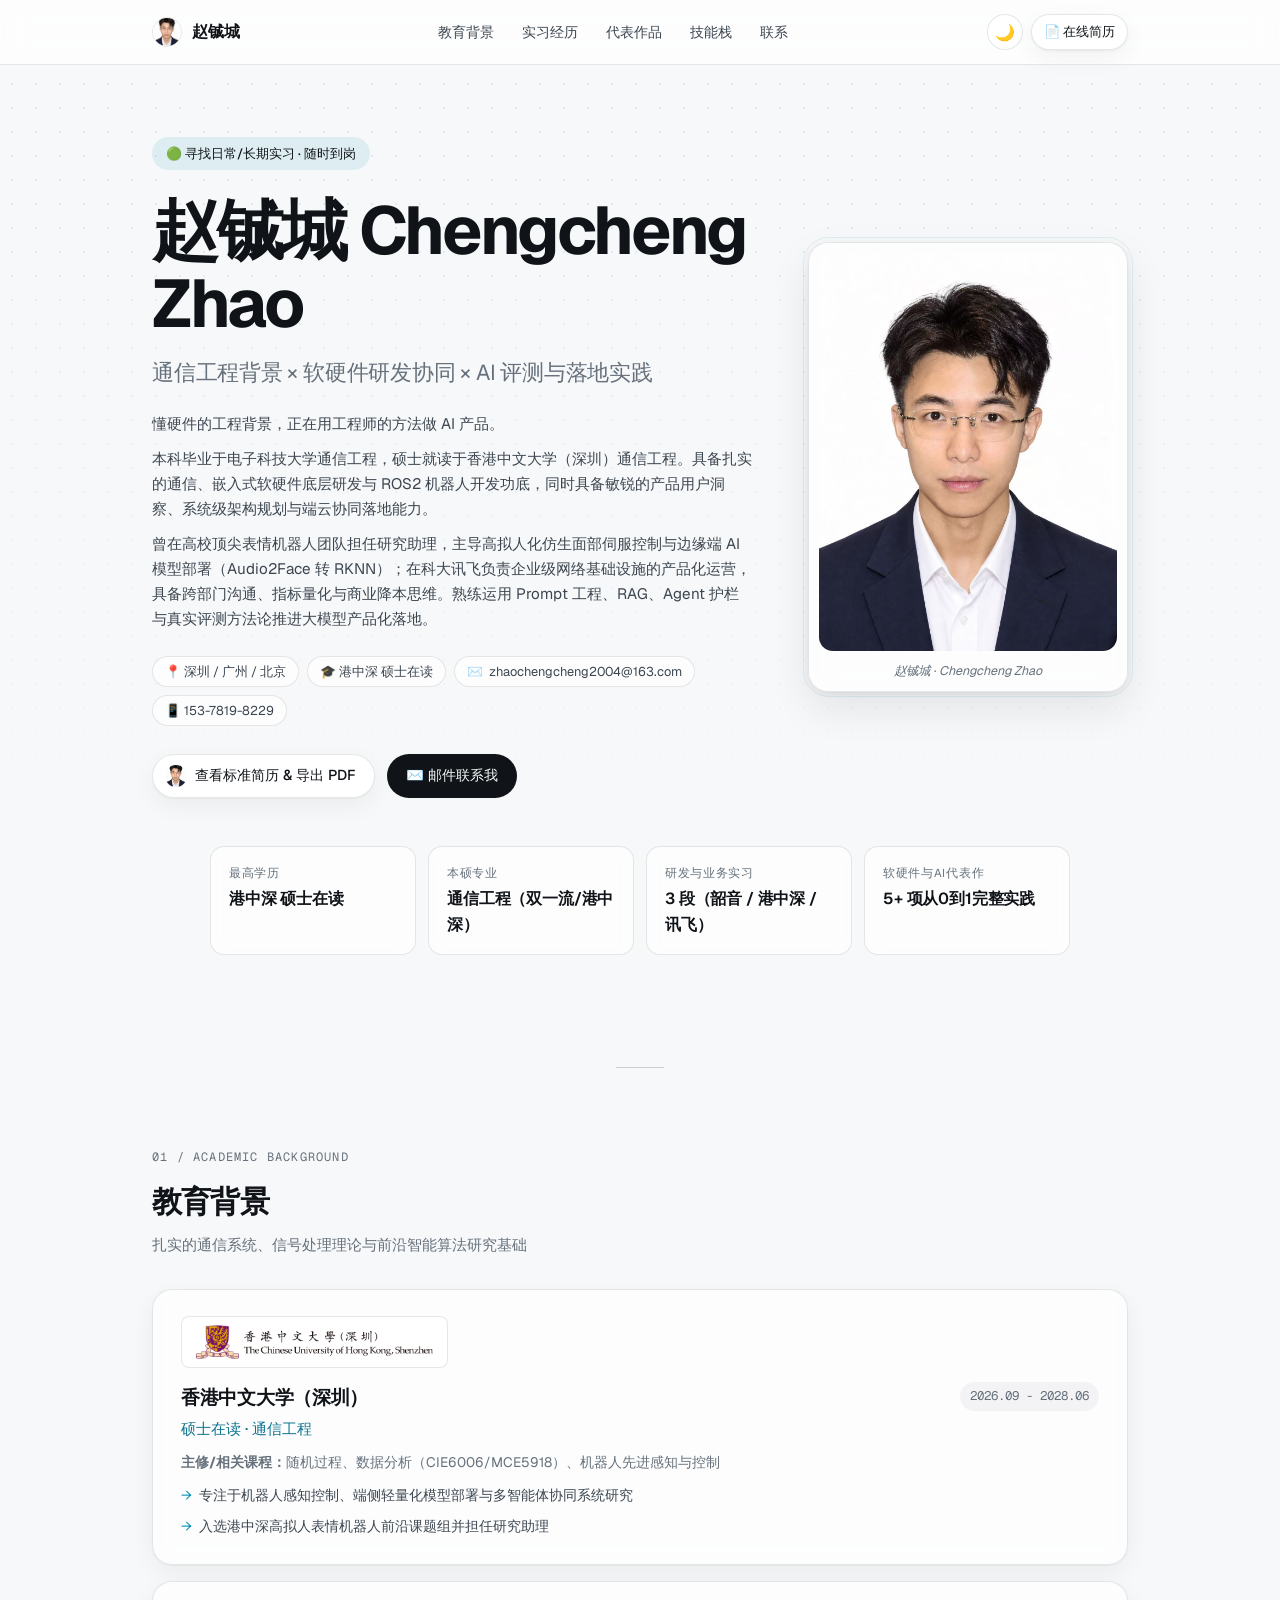
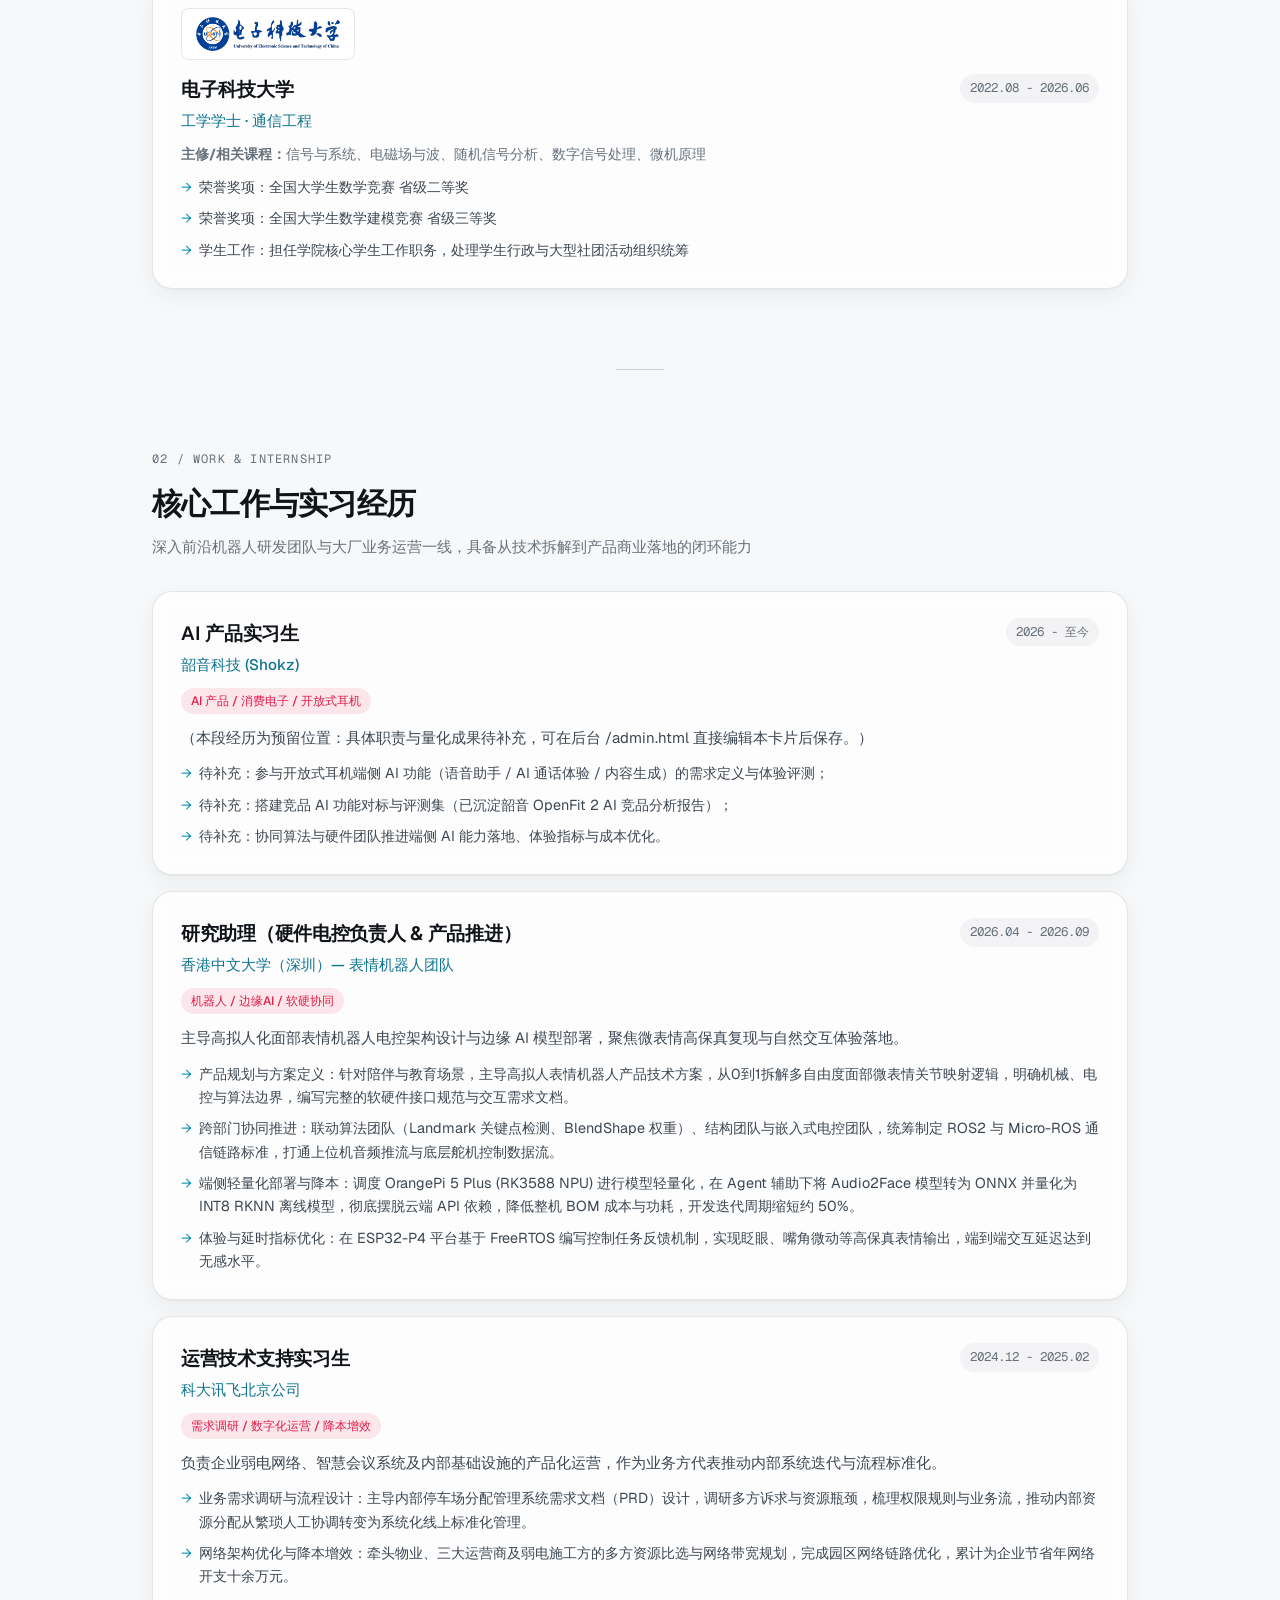
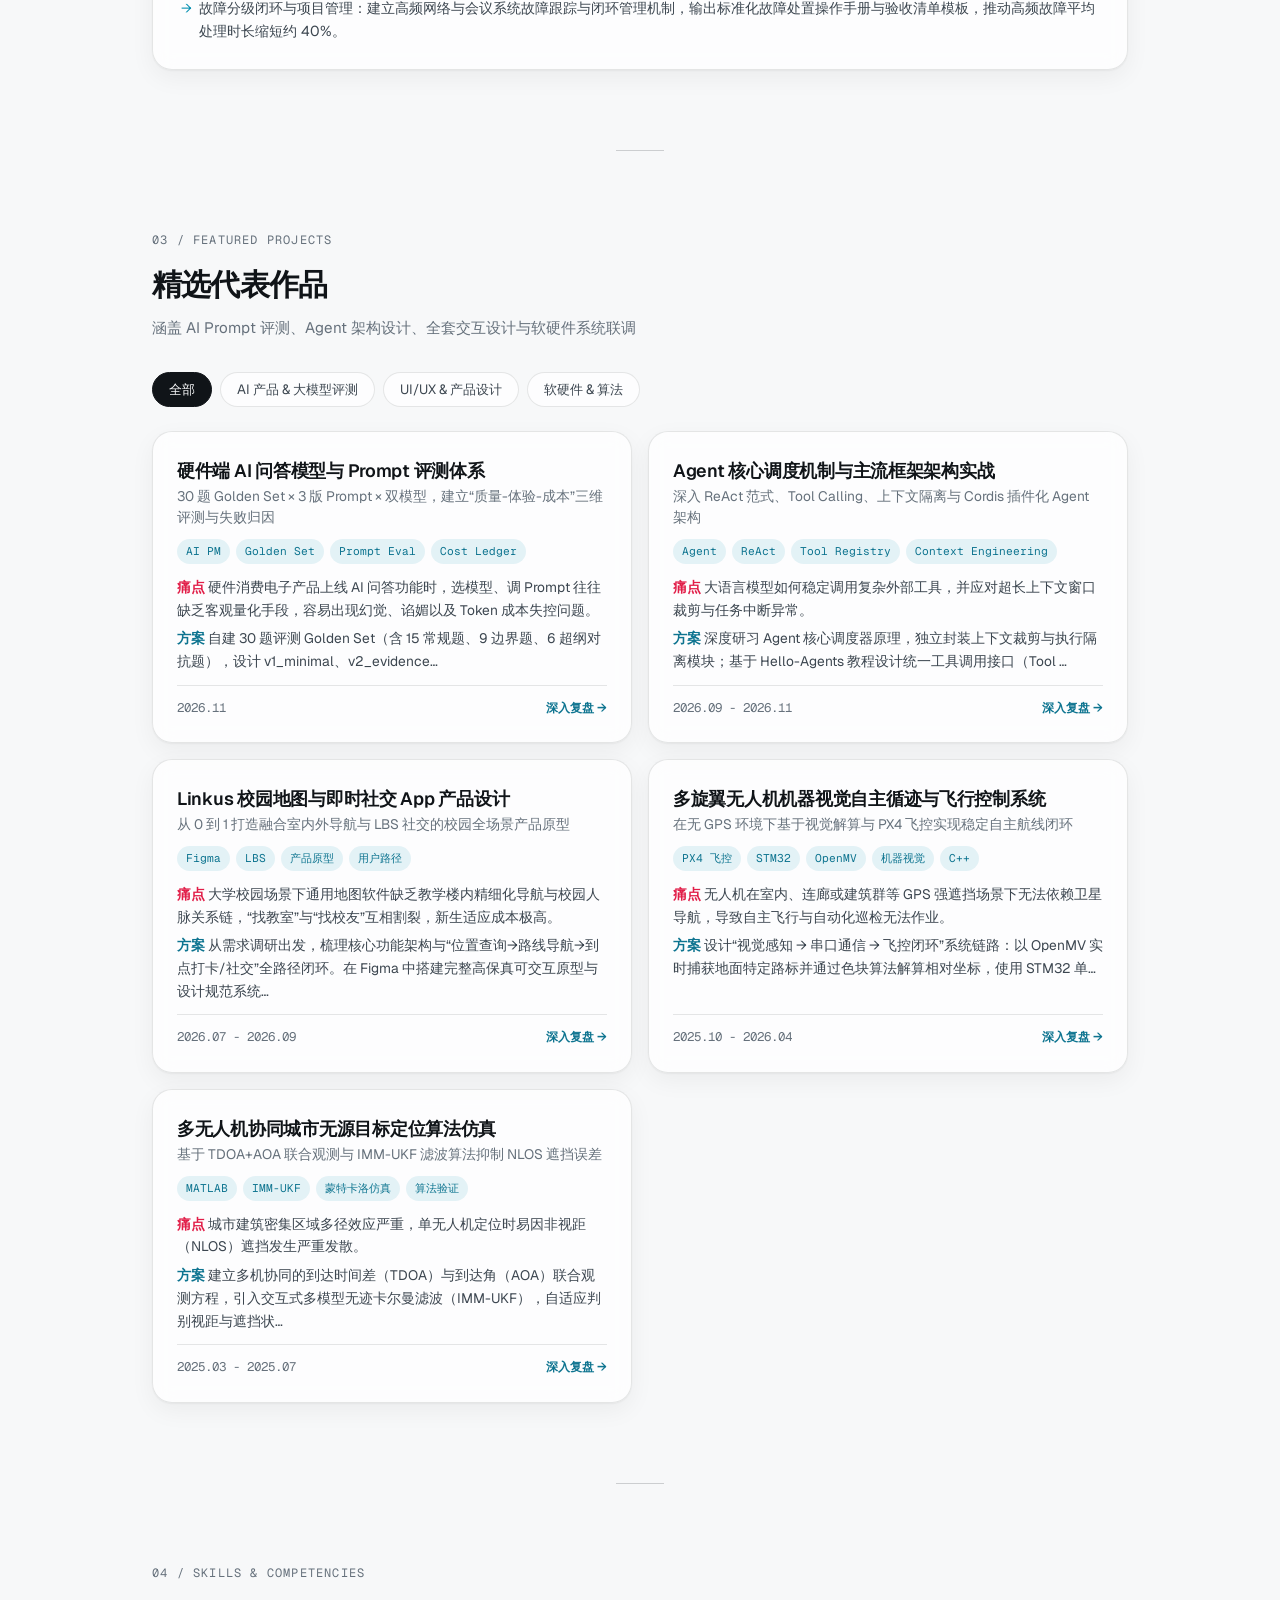
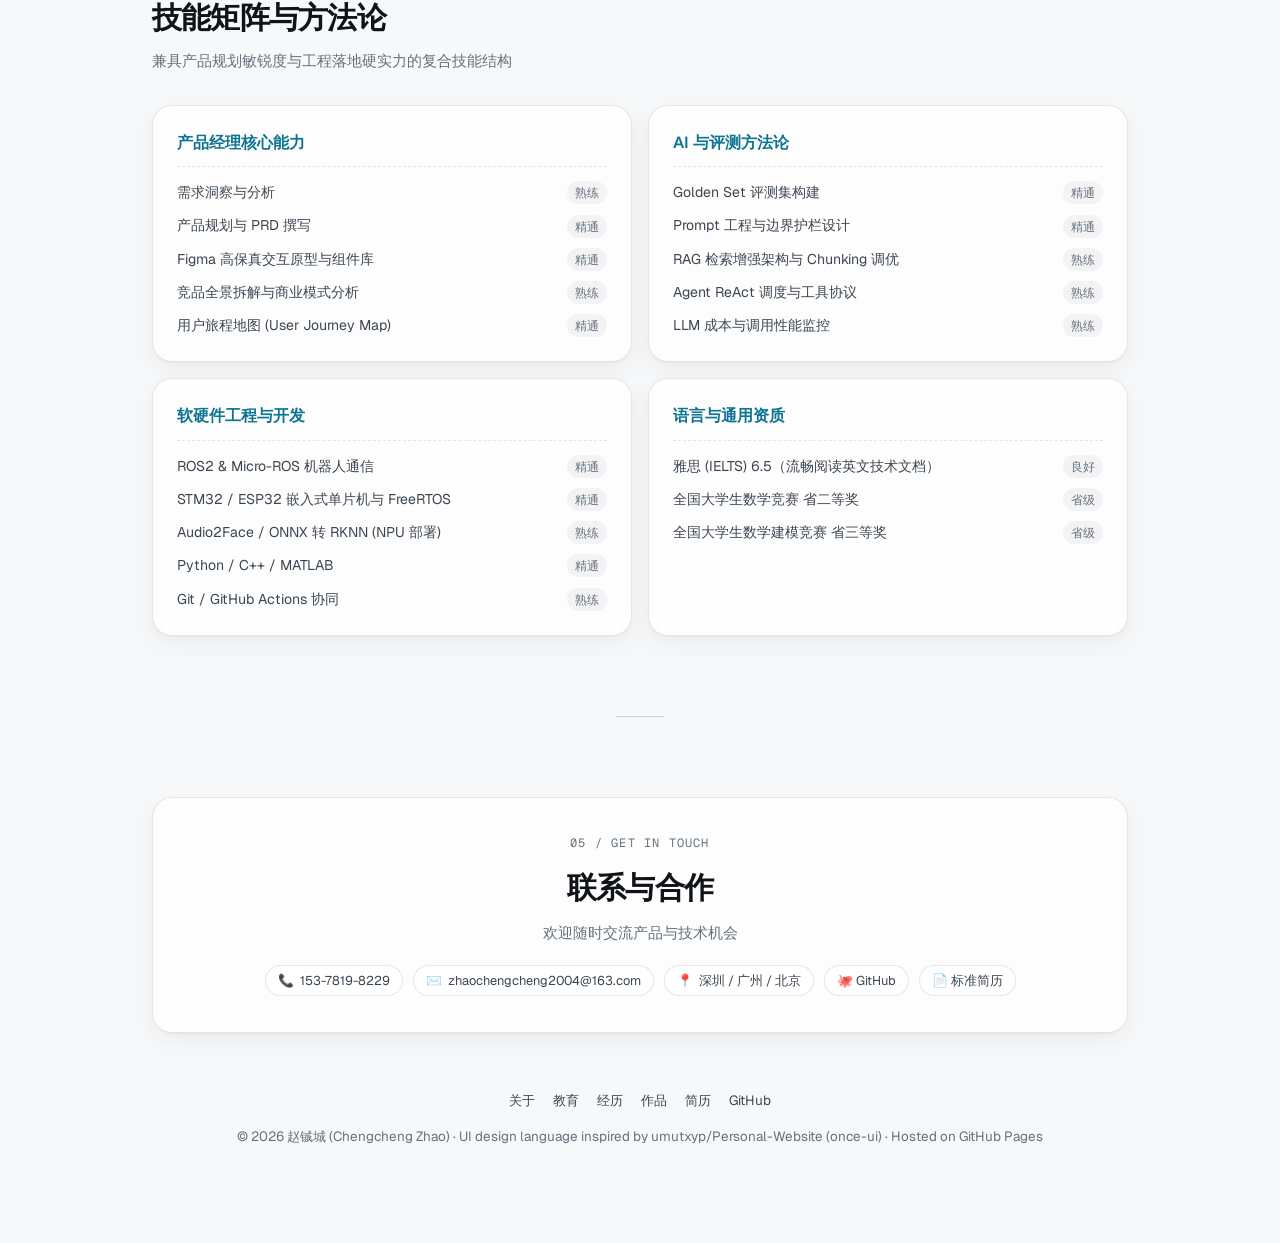
<file: index.html>
<!DOCTYPE html>
<html lang="zh-CN">
<head>
  <meta charset="UTF-8">
  <meta name="viewport" content="width=device-width, initial-scale=1.0, viewport-fit=cover">
  <meta name="theme-color" content="#F7F8F9" media="(prefers-color-scheme: light)">
  <meta name="theme-color" content="#0E1113" media="(prefers-color-scheme: dark)">
  <title>赵铖城 (Chengcheng Zhao) | AI · 消费电子 · 机器人产品经理</title>
  <meta name="description" content="赵铖城个人官方主页：电子科技大学通信工程本科、香港中文大学（深圳）硕士在读，专注 AI、消费电子与机器人产品方向，具备软硬件协同研发功底与大模型评测落地经验。">
  <meta name="keywords" content="赵铖城, Chengcheng Zhao, AI产品经理, 机器人产品经理, 消费电子, Prompt评测, RAG, 嵌入式开发">
  <meta property="og:title" content="赵铖城 (Chengcheng Zhao) | 个人主页 & 作品集">
  <meta property="og:description" content="懂硬件的工程背景，正在用工程师的方法做 AI 产品。">
  <meta property="og:type" content="website">
  <meta property="og:url" content="https://laid966.github.io/">
  <meta property="og:image" content="https://laid966.github.io/assets/images/avatar.jpg">

  <link rel="icon" href="assets/images/avatar.jpg" type="image/jpeg">
  <link rel="apple-touch-icon" href="assets/images/avatar.jpg">

  <!-- Geist 字体（参考 umutxyp/Personal-Website 的 once-ui 设计语言） -->
  <link rel="preconnect" href="https://fonts.googleapis.com">
  <link rel="preconnect" href="https://fonts.gstatic.com" crossorigin>
  <link href="https://fonts.googleapis.com/css2?family=Geist:wght@300..700&family=Geist+Mono:wght@400;500&display=swap" rel="stylesheet">

  <!-- 主题初始化（light / dark / system，与参考站一致存于 localStorage data-theme） -->
  <script>
    (function () {
      try {
        var saved = localStorage.getItem('data-theme');
        var theme = saved || 'system';
        if (theme === 'system') {
          theme = window.matchMedia('(prefers-color-scheme: dark)').matches ? 'dark' : 'light';
        }
        document.documentElement.setAttribute('data-theme', theme);
      } catch (e) {
        document.documentElement.setAttribute('data-theme', 'light');
      }
    })();
  </script>

  <link rel="stylesheet" href="css/style.css">
  <link rel="stylesheet" href="css/print.css">

  <script type="application/ld+json">
  {
    "@context": "https://schema.org",
    "@type": "Person",
    "name": "赵铖城",
    "alternateName": "Chengcheng Zhao",
    "email": "mailto:zhaochengcheng2004@163.com",
    "telephone": "+86-153-7819-8229",
    "jobTitle": "AI / 消费电子 / 机器人产品经理",
    "url": "https://laid966.github.io/",
    "image": "https://laid966.github.io/assets/images/avatar.jpg",
    "sameAs": [
      "https://github.com/laid966",
      "https://www.linkedin.com/in/laid966"
    ],
    "alumniOf": [
      { "@type": "CollegeOrUniversity", "name": "香港中文大学（深圳）" },
      { "@type": "CollegeOrUniversity", "name": "电子科技大学" }
    ]
  }
  </script>
</head>
<body>

  <!-- 顶部毛玻璃导航 -->
  <header class="site-header">
    <div class="container header-inner">
      <div class="brand-area">
        <img src="assets/images/avatar.jpg" alt="赵铖城头像" class="brand-avatar" id="header-avatar">
        <span class="brand-name" id="nav-brand-name">赵铖城</span>
      </div>

      <nav>
        <ul class="nav-links">
          <li><a href="#education" class="nav-link">教育背景</a></li>
          <li><a href="#experience" class="nav-link">实习经历</a></li>
          <li><a href="#projects" class="nav-link">代表作品</a></li>
          <li><a href="#skills" class="nav-link">技能栈</a></li>
          <li><a href="#contact" class="nav-link">联系</a></li>
        </ul>
      </nav>

      <div class="header-actions">
        <button class="icon-btn" id="theme-toggle" title="切换深浅主题" aria-label="切换深浅主题">🌙</button>
        <a href="resume.html" class="btn btn-secondary btn-sm">📄 在线简历</a>
      </div>
    </div>
  </header>

  <!-- 移动端底部悬浮导航 -->
  <nav class="mobile-nav">
    <a href="#education">教育</a>
    <a href="#experience">经历</a>
    <a href="#projects">作品</a>
    <a href="#skills">技能</a>
    <a href="resume.html">简历</a>
  </nav>

  <main class="container">

    <!-- Hero：左文右肖像编辑感版式 -->
    <section class="hero-section" id="about">
      <div class="hero-grid">
        <div class="hero-text">
          <div class="hero-badge reveal" id="hero-badge">🟢 寻找日常/长期实习 · 随时到岗</div>
          <h1 class="hero-title reveal" id="hero-name">赵铖城</h1>
          <p class="hero-subline reveal" id="hero-subline">通信工程背景 × 软硬件研发协同 × AI 评测与落地实践</p>

          <div class="hero-bio reveal" id="hero-bio"></div>

          <div class="hero-meta reveal" id="hero-meta"></div>

          <div class="hero-cta reveal">
            <a href="resume.html" class="btn btn-secondary" id="cta-resume">
              <img src="assets/images/avatar.jpg" alt="" class="btn-avatar">
              查看标准简历 & 导出 PDF
            </a>
            <a href="mailto:zhaochengcheng2004@163.com" class="btn btn-primary" id="cta-email">✉️ 邮件联系我</a>
          </div>
        </div>

        <div class="hero-portrait reveal">
          <div class="portrait-frame">
            <img src="assets/images/avatar.jpg" alt="赵铖城 正装照" id="hero-portrait-img">
            <div class="portrait-caption" id="hero-portrait-caption">赵铖城 · Chengcheng Zhao</div>
          </div>
        </div>
      </div>

      <div class="highlights-bar reveal" id="highlights-container"></div>
    </section>

    <div class="line-divider"></div>

    <!-- 教育背景 -->
    <section class="section reveal" id="education">
      <div class="section-header">
        <div class="section-label">01 / Academic Background</div>
        <h2 class="section-title">教育背景</h2>
        <div class="section-desc">扎实的通信系统、信号处理理论与前沿智能算法研究基础</div>
      </div>
      <div class="timeline-list" id="education-container"></div>
    </section>

    <div class="line-divider"></div>

    <!-- 实习与工作经历 -->
    <section class="section reveal" id="experience">
      <div class="section-header">
        <div class="section-label">02 / Work & Internship</div>
        <h2 class="section-title">核心工作与实习经历</h2>
        <div class="section-desc">深入前沿机器人研发团队与大厂业务运营一线，具备从技术拆解到产品商业落地的闭环能力</div>
      </div>
      <div class="timeline-list" id="experience-container"></div>
    </section>

    <div class="line-divider"></div>

    <!-- 代表作品 -->
    <section class="section reveal" id="projects">
      <div class="section-header">
        <div class="section-label">03 / Featured Projects</div>
        <h2 class="section-title">精选代表作品</h2>
        <div class="section-desc">涵盖 AI Prompt 评测、Agent 架构设计、全套交互设计与软硬件系统联调</div>
      </div>

      <div class="filter-tabs">
        <button class="tab-btn active" data-filter="all">全部</button>
        <button class="tab-btn" data-filter="ai-pm">AI 产品 & 大模型评测</button>
        <button class="tab-btn" data-filter="product-design">UI/UX & 产品设计</button>
        <button class="tab-btn" data-filter="hardware">软硬件 & 算法</button>
      </div>

      <div class="project-grid" id="projects-container"></div>
    </section>

    <div class="line-divider"></div>

    <!-- 技能 -->
    <section class="section reveal" id="skills">
      <div class="section-header">
        <div class="section-label">04 / Skills & Competencies</div>
        <h2 class="section-title">技能矩阵与方法论</h2>
        <div class="section-desc">兼具产品规划敏锐度与工程落地硬实力的复合技能结构</div>
      </div>
      <div class="skills-grid" id="skills-container"></div>
    </section>

    <div class="line-divider"></div>

    <!-- 联系 -->
    <section class="section reveal" id="contact">
      <div class="contact-card">
        <div class="section-label" style="margin-bottom: 8px;">05 / Get in Touch</div>
        <h2 class="section-title">联系与合作</h2>
        <p style="color: var(--on-bg-weak); font-size: 0.95rem; margin-top: 8px;">欢迎随时交流产品与技术机会</p>
        <div class="contact-grid">
          <span class="meta-pill">📞 <span id="contact-phone">153-7819-8229</span></span>
          <span class="meta-pill">✉️ <a href="mailto:zhaochengcheng2004@163.com" id="contact-email">zhaochengcheng2004@163.com</a></span>
          <span class="meta-pill">📍 <span id="contact-location">深圳 / 广州 / 北京</span></span>
          <span class="meta-pill"><a href="https://github.com/laid966" target="_blank" rel="noopener" id="contact-github">🐙 GitHub</a></span>
          <span class="meta-pill"><a href="resume.html">📄 标准简历</a></span>
        </div>
      </div>
    </section>

  </main>

  <!-- 作品详情模态框 -->
  <div class="modal-overlay" id="project-modal">
    <div class="modal-container">
      <button class="modal-close-btn" id="modal-close-btn" aria-label="关闭">&times;</button>
      <div id="modal-content"></div>
    </div>
  </div>

  <footer class="site-footer">
    <div class="container">
      <div class="footer-links">
        <a href="#about">关于</a>
        <a href="#education">教育</a>
        <a href="#experience">经历</a>
        <a href="#projects">作品</a>
        <a href="resume.html">简历</a>
        <a href="https://github.com/laid966" target="_blank" rel="noopener">GitHub</a>
      </div>
      <p>© 2026 赵铖城 (Chengcheng Zhao) · UI design language inspired by umutxyp/Personal-Website (once-ui) · Hosted on GitHub Pages</p>
    </div>
  </footer>

  <script src="js/site-data.js"></script>
  <script src="js/data-manager.js"></script>
  <script src="js/main.js"></script>
</body>
</html>
</file>
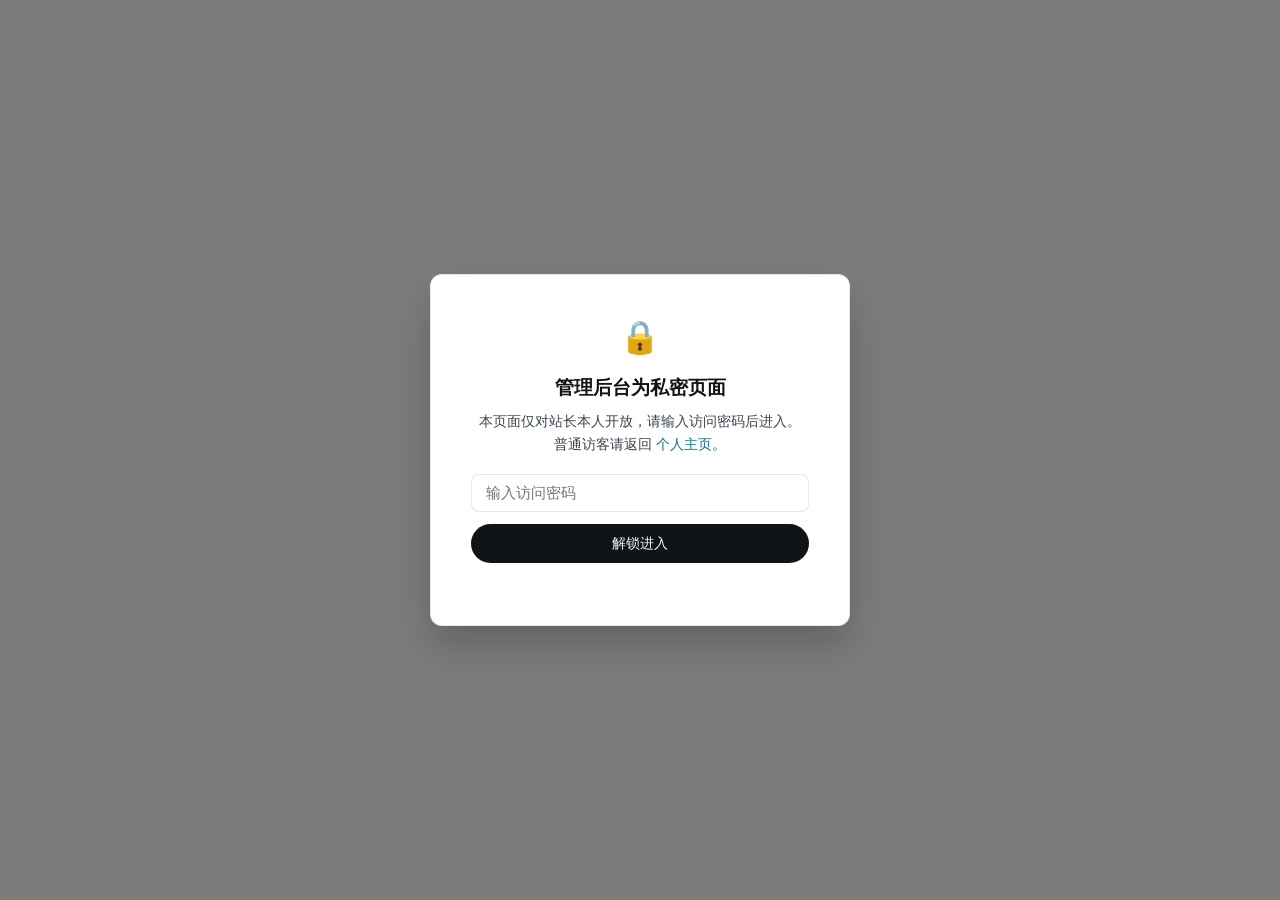
<file: admin.html>
<!DOCTYPE html>
<html lang="zh-CN">
<head>
  <meta charset="UTF-8">
  <meta name="viewport" content="width=device-width, initial-scale=1.0, viewport-fit=cover">
  <meta name="theme-color" content="#F7F8F9" media="(prefers-color-scheme: light)">
  <meta name="theme-color" content="#0E1113" media="(prefers-color-scheme: dark)">
  <title>后台管理与简历智能导入中心 - 赵铖城</title>
  <link rel="stylesheet" href="css/style.css">
  
  <style>
    body {
      background-color: var(--bg-subtle);
      padding: 30px 0 80px;
    }

    .admin-container {
      max-width: 980px;
      margin: 0 auto;
      background: var(--bg-card);
      border: 1px solid var(--border-color);
      border-radius: var(--radius-md);
      box-shadow: var(--shadow-subtle);
      overflow: hidden;
    }

    .admin-topbar {
      padding: 20px 28px;
      border-bottom: 1px solid var(--border-color);
      display: flex;
      justify-content: space-between;
      align-items: center;
      background: #FAF8F5;
    }

    .admin-title {
      font-size: 1.35rem;
      font-weight: 700;
      color: var(--text-primary);
    }

    .admin-tabs {
      display: flex;
      border-bottom: 1px solid var(--border-color);
      background: #FFFFFF;
      overflow-x: auto;
    }

    .admin-tab {
      padding: 14px 22px;
      font-size: 0.92rem;
      font-weight: 500;
      color: var(--text-secondary);
      cursor: pointer;
      border-bottom: 2px solid transparent;
      white-space: nowrap;
      transition: all 0.15s ease;
    }

    .admin-tab:hover {
      color: var(--text-primary);
    }

    .admin-tab.active {
      color: var(--accent-color);
      border-bottom-color: var(--accent-color);
      font-weight: 600;
      background: #FAF9F6;
    }

    .admin-panel {
      padding: 32px 36px;
      display: none;
    }

    .admin-panel.active {
      display: block;
    }

    /* 表单控件 */
    .form-group {
      margin-bottom: 20px;
    }

    .form-label {
      display: block;
      font-size: 0.88rem;
      font-weight: 600;
      margin-bottom: 6px;
      color: var(--text-primary);
    }

    .form-hint {
      font-size: 0.78rem;
      color: var(--text-muted);
      margin-top: 4px;
    }

    .form-input, .form-textarea, .form-select {
      width: 100%;
      padding: 10px 14px;
      font-size: 0.92rem;
      border: 1px solid var(--border-color);
      border-radius: var(--radius-sm);
      background: #FFFFFF;
      color: var(--text-primary);
      transition: border-color 0.15s ease;
      font-family: inherit;
    }

    .form-input:focus, .form-textarea:focus {
      outline: none;
      border-color: var(--border-focus);
    }

    .form-row {
      display: grid;
      grid-template-columns: repeat(2, 1fr);
      gap: 16px;
    }

    /* 卡片条目列表 */
    .entry-card {
      background: #FAF9F6;
      border: 1px solid var(--border-color);
      border-radius: var(--radius-sm);
      padding: 18px 20px;
      margin-bottom: 16px;
      position: relative;
    }

    .entry-delete-btn {
      position: absolute;
      top: 14px;
      right: 14px;
      background: #FEE2E2;
      color: #991B1B;
      border: none;
      padding: 3px 8px;
      border-radius: var(--radius-sm);
      cursor: pointer;
      font-size: 0.75rem;
    }

    /* 浮动操作条 */
    .admin-action-bar {
      padding: 18px 36px;
      background: #FAF8F5;
      border-top: 1px solid var(--border-color);
      display: flex;
      justify-content: space-between;
      align-items: center;
    }

    .alert-banner {
      padding: 12px 18px;
      border-radius: var(--radius-sm);
      font-size: 0.88rem;
      margin-bottom: 20px;
      display: none;
    }
    .alert-banner.success {
      background: var(--success-bg);
      color: var(--success-color);
      display: block;
    }

    /* 移动端适配 */
    @media (max-width: 768px) {
      body { padding: 0 0 40px; }
      .admin-container { border-radius: 0; }
      .admin-topbar { flex-direction: column; align-items: flex-start; gap: 12px; padding: 16px 18px; }
      .admin-panel { padding: 20px 16px; }
      .alert-wrap { padding: 0 16px !important; }
      .form-row { grid-template-columns: 1fr; gap: 0; }
      .admin-action-bar { flex-direction: column; gap: 12px; padding: 14px 16px; }
      .admin-action-bar .btn { width: 100%; }
      .entry-card { padding: 14px; }
      .entry-delete-btn { top: 10px; right: 10px; }
    }
  </style>
</head>
<body>

  <!-- 访问密码门：后台仅对站主本人开放 -->
  <div id="admin-lock-screen" style="display:none; position:fixed; inset:0; background:rgba(28,25,23,0.55); backdrop-filter:blur(6px); z-index:1000; align-items:center; justify-content:center;">
    <div style="background:#FFFFFF; border:1px solid var(--border-color); border-radius:12px; padding:36px 40px; max-width:420px; width:calc(100% - 40px); box-shadow:0 20px 40px rgba(0,0,0,0.2); text-align:center;">
      <div style="font-size:2rem; margin-bottom:8px;">🔒</div>
      <div style="font-size:1.2rem; font-weight:700; margin-bottom:6px;">管理后台为私密页面</div>
      <p style="font-size:0.88rem; color:var(--text-secondary); margin-bottom:18px;">
        本页面仅对站长本人开放，请输入访问密码后进入。<br>
        普通访客请返回 <a href="index.html">个人主页</a>。
      </p>
      <input type="password" id="admin-pass-input" class="form-input" placeholder="输入访问密码" autocomplete="current-password">
      <button id="admin-unlock-btn" class="btn btn-primary" style="width:100%; margin-top:12px;">解锁进入</button>
      <div id="admin-lock-msg" style="margin-top:10px; font-size:0.82rem; color:#DC2626; min-height:1.2em;"></div>
    </div>
  </div>

  <div class="admin-container">
    
    <!-- 顶栏 -->
    <div class="admin-topbar">
      <div>
        <div class="admin-title">⚡ 个人资料与智能简历后台管理</div>
        <div style="font-size: 0.82rem; color: var(--text-muted); margin-top: 2px;">
          修改内容即刻保存在浏览器本地并实时反映在主页与简历中；支持导出代码提交至 GitHub 永久生效
        </div>
      </div>
      <div style="display: flex; gap: 8px;">
        <button id="lock-admin-btn" class="btn btn-outline btn-sm" title="退出解锁状态">🔒 锁定后台</button>
        <a href="index.html" class="btn btn-outline btn-sm">🌐 查看主页</a>
        <a href="resume.html" class="btn btn-outline btn-sm">📄 查看简历</a>
      </div>
    </div>

    <!-- 标签导航 -->
    <div class="admin-tabs">
      <div class="admin-tab active" data-target="tab-profile">基本信息 & 头像</div>
      <div class="admin-tab" data-target="tab-education">教育背景</div>
      <div class="admin-tab" data-target="tab-experience">实习经历</div>
      <div class="admin-tab" data-target="tab-projects">代表作品</div>
      <div class="admin-tab" data-target="tab-import">🤖 智能导入 (领英/大厂简历)</div>
      <div class="admin-tab" data-target="tab-export">💾 导出与备份</div>
    </div>

    <!-- 提示栏 -->
    <div class="alert-wrap" style="padding: 0 36px; margin-top: 20px;">
      <div id="status-alert" class="alert-banner"></div>
    </div>

    <!-- 面板 1: 基本资料 -->
    <div class="admin-panel active" id="tab-profile">
      <div class="form-row">
        <div class="form-group">
          <label class="form-label">姓名</label>
          <input type="text" id="prof-name" class="form-input">
        </div>
        <div class="form-group">
          <label class="form-label">英文名 / 拼音</label>
          <input type="text" id="prof-name-en" class="form-input">
        </div>
      </div>

      <div class="form-row">
        <div class="form-group">
          <label class="form-label">求职意向 / 头衔</label>
          <input type="text" id="prof-title" class="form-input">
        </div>
        <div class="form-group">
          <label class="form-label">求职状态徽标</label>
          <input type="text" id="prof-status" class="form-input">
        </div>
      </div>

      <div class="form-row">
        <div class="form-group">
          <label class="form-label">联系电话</label>
          <input type="text" id="prof-phone" class="form-input">
        </div>
        <div class="form-group">
          <label class="form-label">联系邮箱</label>
          <input type="text" id="prof-email" class="form-input">
        </div>
      </div>

      <div class="form-row">
        <div class="form-group">
          <label class="form-label">所在城市 / 意向地点</label>
          <input type="text" id="prof-location" class="form-input">
        </div>
        <div class="form-group">
          <label class="form-label">正装照相对路径或图片 URL</label>
          <input type="text" id="prof-avatar" class="form-input">
        </div>
      </div>

      <div class="form-group">
        <label class="form-label">副标题 (Hero 强调语)</label>
        <input type="text" id="prof-subtitle" class="form-input">
      </div>

      <div class="form-group">
        <label class="form-label">个人深度定位与背景简介 (每行一段)</label>
        <textarea id="prof-bio" class="form-textarea" rows="4"></textarea>
      </div>
    </div>

    <!-- 面板 2: 教育经历 -->
    <div class="admin-panel" id="tab-education">
      <div style="display: flex; justify-content: space-between; align-items: center; margin-bottom: 16px;">
        <span style="font-size: 0.95rem; font-weight: 600;">教育经历列表</span>
        <button id="add-edu-btn" class="btn btn-outline btn-sm">+ 新增教育经历</button>
      </div>
      <div id="edu-entries-list">
        <!-- 动态生成 -->
      </div>
    </div>

    <!-- 面板 3: 实习与工作经历 -->
    <div class="admin-panel" id="tab-experience">
      <div style="display: flex; justify-content: space-between; align-items: center; margin-bottom: 16px;">
        <span style="font-size: 0.95rem; font-weight: 600;">实习经历列表</span>
        <button id="add-exp-btn" class="btn btn-outline btn-sm">+ 新增实习经历</button>
      </div>
      <div id="exp-entries-list">
        <!-- 动态生成 -->
      </div>
    </div>

    <!-- 面板 4: 代表作品 -->
    <div class="admin-panel" id="tab-projects">
      <div style="display: flex; justify-content: space-between; align-items: center; margin-bottom: 16px;">
        <span style="font-size: 0.95rem; font-weight: 600;">项目与代表作品列表</span>
        <button id="add-proj-btn" class="btn btn-outline btn-sm">+ 新增作品</button>
      </div>
      <div id="proj-entries-list">
        <!-- 动态生成 -->
      </div>
    </div>

    <!-- 面板 5: 智能导入 (互通领英/大厂) -->
    <div class="admin-panel" id="tab-import">
      <div style="margin-bottom: 20px;">
        <h3 style="font-size: 1.15rem; margin-bottom: 6px;">🤖 领英 / 大厂招聘平台资料智能导入</h3>
        <p style="font-size: 0.88rem; color: var(--text-secondary);">
          直接将您在 <strong>LinkedIn (领英)</strong> 导出的简历文本、<strong>BOSS直聘/猎聘</strong>或腾讯、阿里等<strong>大厂校招系统</strong>中填写的纯文本简历粘贴在下方，点击“智能解析”，系统将自动抽取姓名、电话、邮箱、毕业院校与实习项目，填充至对应栏目！
        </p>
      </div>

      <div class="form-group">
        <label class="form-label">粘贴外部简历纯文本 / 导出的 JSON：</label>
        <textarea id="import-raw-text" class="form-textarea" rows="10" placeholder="例如：&#10;赵铖城&#10;电话：15378198229 邮箱：zhaochengcheng2004@163.com&#10;2026.09 - 2028.06 香港中文大学（深圳）通信工程 硕士&#10;2022.08 - 2026.06 电子科技大学 通信工程 本科&#10;2026.04 - 2026.09 香港中文大学（深圳）表情机器人团队 研究助理..."></textarea>
      </div>

      <div style="display: flex; gap: 12px;">
        <button id="smart-parse-btn" class="btn btn-primary">⚡ 开始智能解析并填充</button>
        <button id="clear-import-btn" class="btn btn-outline">清空输入</button>
      </div>

      <div id="import-result-box" style="margin-top: 20px; font-size: 0.88rem;"></div>
    </div>

    <!-- 面板 6: 导出与代码生成 -->
    <div class="admin-panel" id="tab-export">
      <h3 style="font-size: 1.15rem; margin-bottom: 8px;">💾 数据备份与发布至线上</h3>
      <p style="font-size: 0.88rem; color: var(--text-secondary); margin-bottom: 16px;">
        在本地修改保存后，您可直接下载 JSON 备份，或点击“复制 site-data.js 完整代码”，将其覆盖本地文件并 <code>git push</code>，即可让所有访客永久看到您的最新修改！
      </p>

      <div style="display: flex; gap: 12px; margin-bottom: 24px;">
        <button id="download-json-btn" class="btn btn-outline">📥 下载 site-data.json 备份</button>
        <button id="copy-js-btn" class="btn btn-primary">📋 复制 site-data.js 代码</button>
        <button id="reset-default-btn" class="btn btn-outline" style="color: #991B1B; border-color: #FCA5A5;">⚠️ 恢复初始数据</button>
      </div>

      <div class="form-group" style="background: #FAF9F6; border: 1px dashed var(--border-color); border-radius: var(--radius-sm); padding: 16px;">
        <label class="form-label">🔑 修改后台访问密码</label>
        <div style="display: flex; gap: 10px;">
          <input type="text" id="new-pass-input" class="form-input" placeholder="输入新密码">
          <button id="gen-hash-btn" class="btn btn-outline btn-sm" style="white-space: nowrap;">生成新密码配置行</button>
        </div>
        <textarea id="hash-output" class="form-textarea" rows="2" readonly style="font-family: var(--font-mono); font-size: 0.8rem; margin-top: 10px;" placeholder="生成的配置行将显示在这里"></textarea>
        <div class="form-hint">将生成的内容替换 js/admin-auth.js 中 codeHash 的值，提交推送后新密码即刻生效（密码明文永不进入代码）。</div>
      </div>

      <div class="form-group">
        <label class="form-label">当前生成的数据代码预览 (可直接全选覆盖 js/site-data.js)：</label>
        <textarea id="code-preview" class="form-textarea" rows="12" readonly style="font-family: var(--font-mono); font-size: 0.8rem; background: #FAF9F6;"></textarea>
      </div>
    </div>

    <!-- 底部保存条 -->
    <div class="admin-action-bar">
      <span style="font-size: 0.85rem; color: var(--text-muted);">
        修改完成后，点击右侧按钮在本地即刻生效：
      </span>
      <div style="display: flex; gap: 10px;">
        <button id="save-all-btn" class="btn btn-primary">💾 保存并即刻在主页与简历生效</button>
      </div>
    </div>

  </div>

  <script src="js/site-data.js"></script>
  <script src="js/data-manager.js"></script>
  <script src="js/admin-auth.js"></script>
  <script src="js/admin.js"></script>
</body>
</html>
</file>
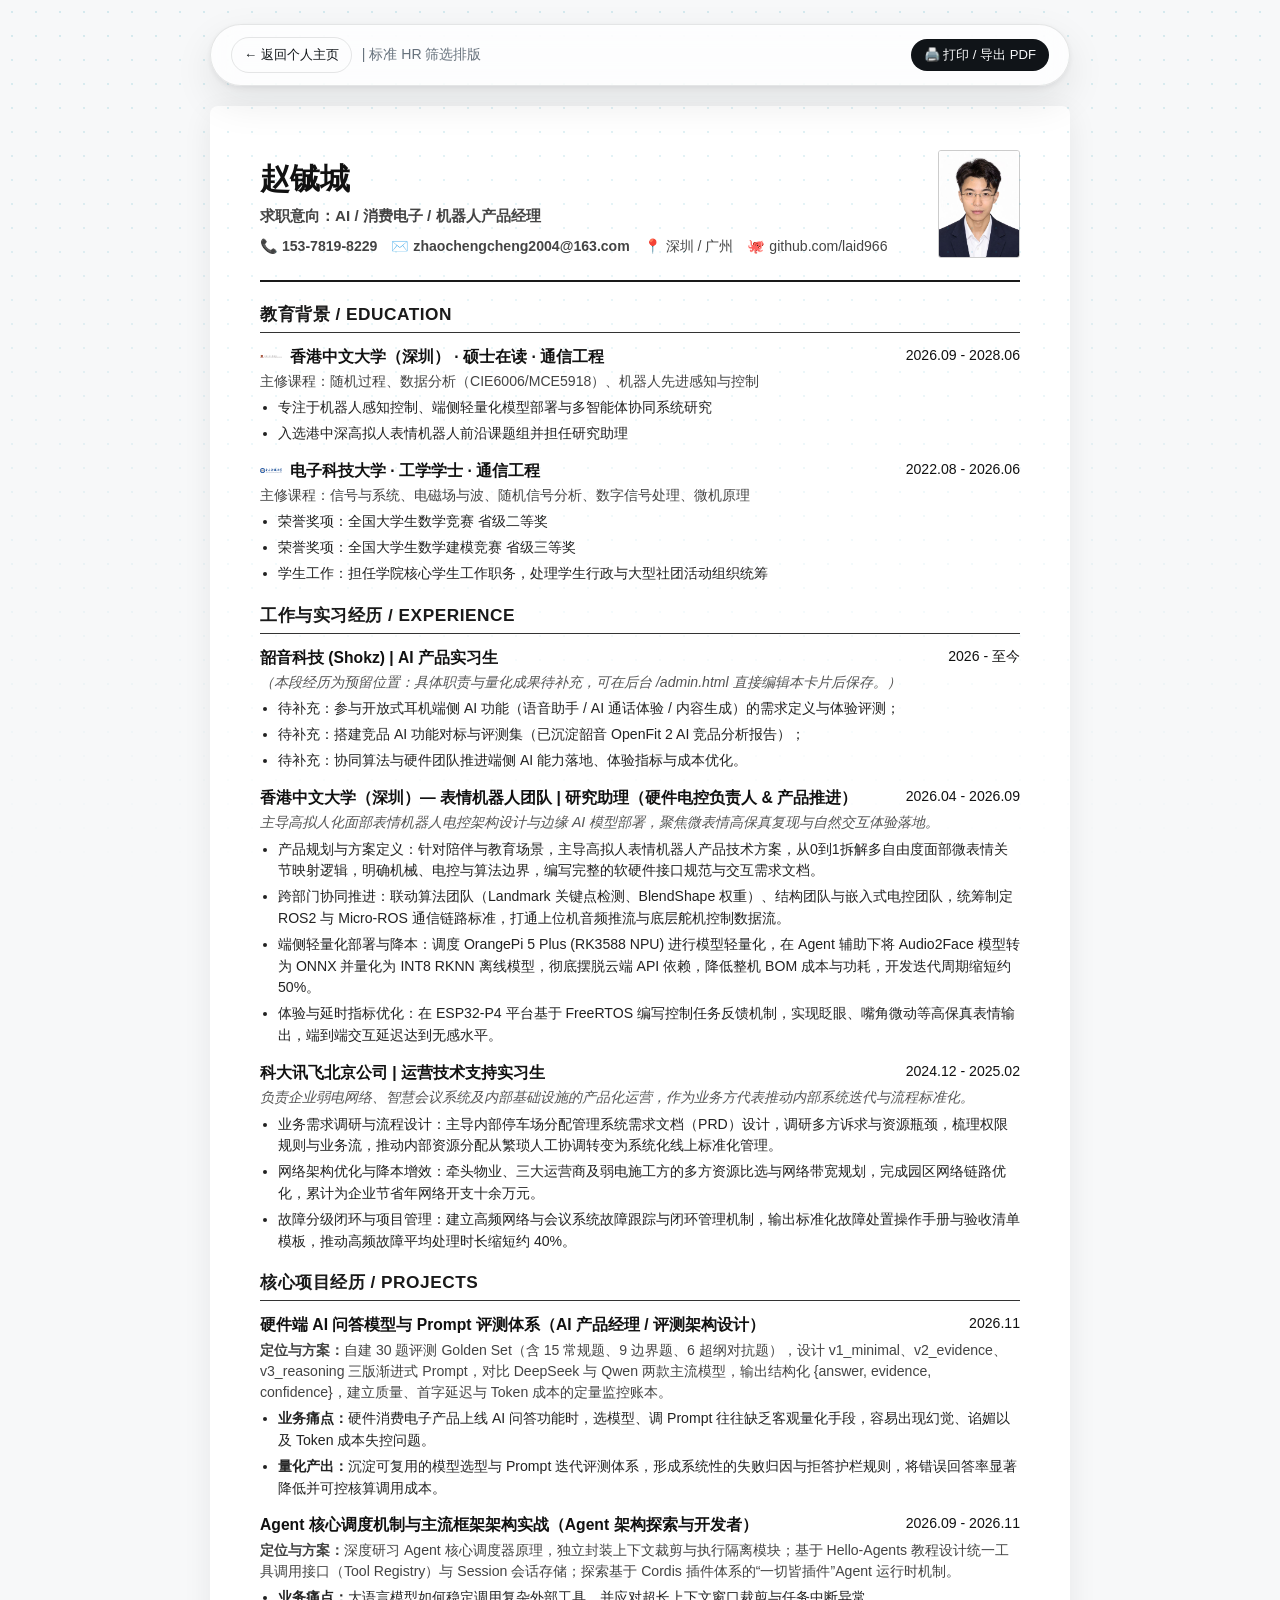
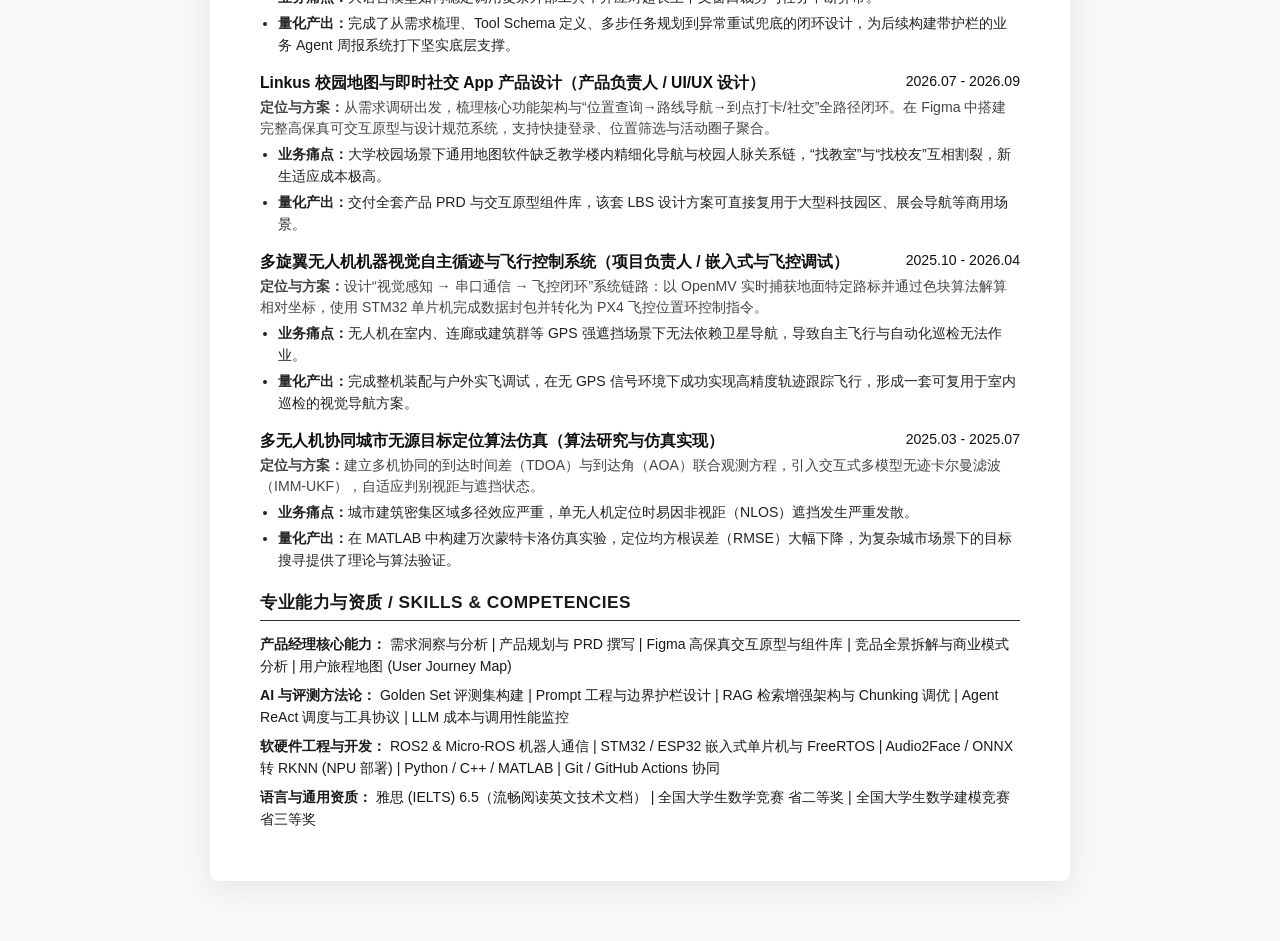
<file: resume.html>
<!DOCTYPE html>
<html lang="zh-CN">
<head>
  <meta charset="UTF-8">
  <meta name="viewport" content="width=device-width, initial-scale=1.0, viewport-fit=cover">
  <meta name="theme-color" content="#F7F8F9" media="(prefers-color-scheme: light)">
  <meta name="theme-color" content="#0E1113" media="(prefers-color-scheme: dark)">
  <title>赵铖城 - 标准求职简历 (Curriculum Vitae)</title>
  
  <link rel="stylesheet" href="css/style.css">
  <link rel="stylesheet" href="css/print.css">

  <style>
    /* 网页端预览简历时的包装纸张效果 */
    body {
      background-color: var(--page-background);
      padding: 24px 0 60px;
    }

    .print-bar {
      position: sticky;
      top: 16px;
      z-index: 200;
      max-width: 860px;
      margin: 0 auto 20px;
      background: var(--surface);
      backdrop-filter: blur(14px);
      -webkit-backdrop-filter: blur(14px);
      padding: 12px 20px;
      border-radius: var(--radius-pill);
      border: 1px solid var(--border-color);
      display: flex;
      justify-content: space-between;
      align-items: center;
      box-shadow: var(--shadow-m);
    }

    .resume-sheet {
      max-width: 860px;
      margin: 0 auto;
      background: #FFFFFF;
      padding: 44px 50px;
      border-radius: var(--radius-sm);
      box-shadow: 0 8px 30px rgba(0, 0, 0, 0.07);
      color: #1A1A1A;
      font-size: 10pt;
      line-height: 1.5;
    }

    /* 简历各区块 */
    .cv-header {
      display: flex;
      justify-content: space-between;
      align-items: center;
      border-bottom: 2px solid #1A1A1A;
      padding-bottom: 16px;
      margin-bottom: 20px;
    }

    .cv-name {
      font-size: 1.85rem;
      font-weight: 700;
      color: #111111;
      margin-bottom: 4px;
    }

    .cv-target {
      font-size: 0.95rem;
      color: #444;
      font-weight: 600;
      margin-bottom: 8px;
    }

    .cv-contacts {
      display: flex;
      flex-wrap: wrap;
      gap: 14px;
      font-size: 0.88rem;
      color: #444;
    }

    .cv-avatar {
      width: 82px;
      height: 108px;
      object-fit: cover;
      border: 1px solid #CCC;
      border-radius: 3px;
    }

    .cv-section-title {
      font-size: 1.08rem;
      font-weight: 700;
      color: #1A1A1A;
      border-bottom: 1px solid #333;
      padding-bottom: 4px;
      margin-top: 18px;
      margin-bottom: 12px;
      letter-spacing: 0.03em;
    }

    .cv-item {
      margin-bottom: 14px;
    }

    .cv-item-head {
      display: flex;
      justify-content: space-between;
      font-weight: 600;
      font-size: 0.98rem;
      color: #111;
      margin-bottom: 3px;
    }

    .cv-item-sub {
      font-size: 0.88rem;
      color: #444;
      margin-bottom: 5px;
      font-weight: 500;
    }

    .cv-bullets {
      padding-left: 18px;
      margin: 0;
    }

    .cv-bullets li {
      font-size: 0.88rem;
      line-height: 1.55;
      color: #222;
      margin-bottom: 4px;
    }

    /* 移动端适配 */
    @media (max-width: 768px) {
      body { padding: 12px 0 40px; }
      .print-bar {
        position: static;
        margin: 0 12px 16px;
        flex-wrap: wrap;
        gap: 10px;
        justify-content: center;
        border-radius: var(--radius-m);
      }
      .resume-sheet { padding: 26px 18px; margin: 0 12px; max-width: none; }
      .cv-avatar { width: 64px; height: 84px; }
      .cv-name { font-size: 1.45rem; }
      .cv-contacts { gap: 8px; font-size: 0.78rem; }
      .cv-item-head { flex-direction: column; align-items: flex-start; gap: 2px; }
      .cv-section-title { font-size: 1rem; }
    }
  </style>
</head>
<body>

  <!-- 网页顶端操作条（打印时自动隐藏） -->
  <div class="print-bar no-print">
    <div style="display: flex; align-items: center; gap: 10px;">
      <a href="index.html" class="btn btn-outline btn-sm">&larr; 返回个人主页</a>
      <span style="font-size: 0.88rem; color: var(--text-muted);">| 标准 HR 筛选排版</span>
    </div>
    <div style="display: flex; align-items: center; gap: 10px;">
      <button onclick="window.print()" class="btn btn-primary btn-sm">🖨️ 打印 / 导出 PDF</button>
    </div>
  </div>

  <!-- A4 简历纸张容器 -->
  <div class="resume-sheet" id="resume-content">
    
    <!-- 头部：个人基本信息与正装照 -->
    <header class="cv-header">
      <div>
        <h1 class="cv-name" id="cv-name">赵铖城</h1>
        <div class="cv-target" id="cv-target">求职意向：AI 产品经理 / 消费电子与机器人产品经理 / 智能硬件实习生</div>
        <div class="cv-contacts">
          <span>📞 <strong id="cv-phone">153-7819-8229</strong></span>
          <span>✉️ <strong id="cv-email">zhaochengcheng2004@163.com</strong></span>
          <span>📍 深圳 / 广州</span>
          <span>🐙 github.com/laid966</span>
        </div>
      </div>
      <div>
        <img src="assets/images/avatar.jpg" alt="赵铖城 正装照" class="cv-avatar" id="cv-avatar">
      </div>
    </header>

    <!-- 教育背景 -->
    <section>
      <div class="cv-section-title">教育背景 / EDUCATION</div>
      <div id="cv-education-list">
        <!-- JS 动态注入 -->
      </div>
    </section>

    <!-- 实习与工作经历 -->
    <section>
      <div class="cv-section-title">工作与实习经历 / EXPERIENCE</div>
      <div id="cv-experience-list">
        <!-- JS 动态注入 -->
      </div>
    </section>

    <!-- 核心项目与产品实践 -->
    <section>
      <div class="cv-section-title">核心项目经历 / PROJECTS</div>
      <div id="cv-projects-list">
        <!-- JS 动态注入 -->
      </div>
    </section>

    <!-- 专业技能与证书 -->
    <section>
      <div class="cv-section-title">专业能力与资质 / SKILLS & COMPETENCIES</div>
      <div id="cv-skills-list" style="font-size: 0.88rem; line-height: 1.6;">
        <!-- JS 动态注入 -->
      </div>
    </section>

  </div>

  <script src="js/site-data.js"></script>
  <script src="js/data-manager.js"></script>
  <script src="js/resume.js"></script>
</body>
</html>
</file>
<file: css/style.css>
/* ==========================================================================
   设计语言参考: umutxyp/Personal-Website (once-ui system)
   Geist 字体 · 青色品牌 + 红色强调 · 圆角半透明表面 · 点阵背景 · 深浅双主题
   ========================================================================== */

:root {
  /* —— once-ui 风格令牌（浅色） —— */
  --page-background: #F7F8F9;
  --surface: rgba(255, 255, 255, 0.72);
  --surface-strong: #FFFFFF;
  --on-bg-strong: #101418;
  --on-bg-medium: #3C4650;
  --on-bg-weak: #66717C;
  --border: rgba(16, 20, 24, 0.10);
  --border-strong: rgba(16, 20, 24, 0.18);
  --brand: #0891B2;              /* cyan */
  --brand-weak: rgba(8, 145, 178, 0.10);
  --brand-strong: #0E7490;
  --accent: #E11D48;             /* red */
  --accent-weak: rgba(225, 29, 72, 0.10);
  --dot: rgba(8, 145, 178, 0.16);
  --success: #15803D;
  --success-weak: rgba(21, 128, 61, 0.12);

  --radius-s: 8px;
  --radius-m: 14px;              /* playful */
  --radius-l: 20px;
  --radius-pill: 999px;

  --shadow-s: 0 1px 2px rgba(16, 20, 24, 0.05), 0 8px 24px rgba(16, 20, 24, 0.05);
  --shadow-m: 0 2px 6px rgba(16, 20, 24, 0.07), 0 16px 40px rgba(16, 20, 24, 0.09);

  --font-sans: "Geist", -apple-system, BlinkMacSystemFont, "Segoe UI", "PingFang SC", "Hiragino Sans GB", "Microsoft YaHei", sans-serif;
  --font-mono: "Geist Mono", "SF Mono", Menlo, Consolas, monospace;
  --font-serif: "Geist", Georgia, "Songti SC", serif;

  /* —— 旧页面（admin / resume）兼容别名 —— */
  --bg-primary: var(--page-background);
  --bg-card: var(--surface-strong);
  --bg-subtle: rgba(16, 20, 24, 0.04);
  --border-color: var(--border);
  --border-focus: var(--on-bg-strong);
  --text-primary: var(--on-bg-strong);
  --text-secondary: var(--on-bg-medium);
  --text-muted: var(--on-bg-weak);
  --accent-color: var(--brand-strong);
  --accent-soft: var(--brand-weak);
  --success-color: var(--success);
  --success-bg: var(--success-weak);
  --radius-sm: var(--radius-s);
  --radius-md: var(--radius-m);
  --radius-lg: var(--radius-l);
  --shadow-subtle: var(--shadow-s);
  --shadow-hover: var(--shadow-m);
  --max-width: 1024px;
  --header-height: 64px;
}

[data-theme="dark"] {
  --page-background: #0E1113;
  --surface: rgba(255, 255, 255, 0.05);
  --surface-strong: #16191C;
  --on-bg-strong: #ECEFF1;
  --on-bg-medium: #B4BEC6;
  --on-bg-weak: #87929B;
  --border: rgba(255, 255, 255, 0.10);
  --border-strong: rgba(255, 255, 255, 0.20);
  --brand: #22D3EE;
  --brand-weak: rgba(34, 211, 238, 0.12);
  --brand-strong: #67E8F9;
  --accent: #FB7185;
  --accent-weak: rgba(251, 113, 133, 0.14);
  --dot: rgba(34, 211, 238, 0.10);
  --success: #4ADE80;
  --success-weak: rgba(74, 222, 128, 0.14);
  --shadow-s: 0 1px 2px rgba(0, 0, 0, 0.4), 0 8px 24px rgba(0, 0, 0, 0.35);
  --shadow-m: 0 2px 6px rgba(0, 0, 0, 0.5), 0 16px 40px rgba(0, 0, 0, 0.45);
}

/* 基础重置 */
*, *::before, *::after { box-sizing: border-box; margin: 0; padding: 0; }

html { scroll-behavior: smooth; }

body {
  font-family: var(--font-sans);
  background: var(--page-background);
  color: var(--on-bg-strong);
  line-height: 1.65;
  -webkit-font-smoothing: antialiased;
  min-height: 100vh;
  transition: background 0.3s ease, color 0.3s ease;
}

/* 点阵背景（once-ui dots effect） */
body::before {
  content: "";
  position: fixed;
  inset: 0;
  background-image: radial-gradient(var(--dot) 1px, transparent 1px);
  background-size: 24px 24px;
  pointer-events: none;
  z-index: 0;
  mask-image: linear-gradient(rgba(0,0,0,0.9), rgba(0,0,0,0.35) 60%, transparent);
  -webkit-mask-image: linear-gradient(rgba(0,0,0,0.9), rgba(0,0,0,0.35) 60%, transparent);
}

main, .site-header, .site-footer { position: relative; z-index: 1; }

a { color: var(--brand-strong); text-decoration: none; }
a:hover { text-decoration: underline; }

.container { width: 100%; max-width: var(--max-width); margin: 0 auto; padding: 0 24px; }

/* ==========================================================================
   Header：半透明毛玻璃浮动导航（移动端变为底部悬浮胶囊）
   ========================================================================== */
.site-header {
  position: sticky;
  top: 0;
  z-index: 100;
  backdrop-filter: blur(14px);
  -webkit-backdrop-filter: blur(14px);
  background: var(--surface);
  border-bottom: 1px solid var(--border);
}

.header-inner {
  height: var(--header-height);
  display: flex;
  align-items: center;
  justify-content: space-between;
  gap: 16px;
}

.brand-area { display: flex; align-items: center; gap: 10px; min-width: 0; }

.brand-avatar {
  width: 30px; height: 30px; border-radius: 50%;
  object-fit: cover; border: 1px solid var(--border);
}

.brand-name { font-weight: 600; font-size: 1rem; letter-spacing: -0.01em; white-space: nowrap; }

.nav-links { display: flex; gap: 4px; list-style: none; }

.nav-link {
  font-size: 0.88rem; color: var(--on-bg-medium); font-weight: 500;
  padding: 6px 12px; border-radius: var(--radius-pill);
  transition: all 0.15s ease;
}
.nav-link:hover { color: var(--on-bg-strong); background: var(--brand-weak); text-decoration: none; }

.header-actions { display: flex; align-items: center; gap: 8px; }

.icon-btn {
  width: 36px; height: 36px; border-radius: 50%;
  border: 1px solid var(--border); background: var(--surface);
  color: var(--on-bg-medium); cursor: pointer; font-size: 1rem;
  display: inline-flex; align-items: center; justify-content: center;
  transition: all 0.15s ease;
}
.icon-btn:hover { color: var(--on-bg-strong); border-color: var(--border-strong); }

/* 移动端底部悬浮导航胶囊 */
.mobile-nav {
  display: none;
  position: fixed;
  bottom: calc(20px + env(safe-area-inset-bottom, 0px));
  left: 50%; transform: translateX(-50%);
  z-index: 200;
  background: var(--surface);
  backdrop-filter: blur(16px);
  -webkit-backdrop-filter: blur(16px);
  border: 1px solid var(--border);
  border-radius: var(--radius-pill);
  padding: 6px 10px;
  gap: 2px;
  box-shadow: var(--shadow-m);
}
.mobile-nav a {
  color: var(--on-bg-medium); font-size: 0.82rem; font-weight: 500;
  padding: 6px 10px; border-radius: var(--radius-pill); white-space: nowrap;
}
.mobile-nav a:hover { color: var(--on-bg-strong); background: var(--brand-weak); text-decoration: none; }

/* ==========================================================================
   按钮
   ========================================================================== */
.btn {
  display: inline-flex; align-items: center; justify-content: center; gap: 8px;
  padding: 9px 18px; font-size: 0.9rem; font-weight: 500;
  border-radius: var(--radius-pill); border: 1px solid transparent;
  cursor: pointer; transition: all 0.18s cubic-bezier(0.16, 1, 0.3, 1);
  text-decoration: none; font-family: inherit;
}
.btn:hover { text-decoration: none; transform: translateY(-1px); }

.btn-primary { background: var(--on-bg-strong); color: var(--page-background) !important; }
.btn-secondary { background: var(--surface-strong); color: var(--on-bg-strong) !important; border-color: var(--border); box-shadow: var(--shadow-s); }
.btn-outline { background: transparent; color: var(--on-bg-strong); border-color: var(--border); }
.btn-sm { padding: 6px 12px; font-size: 0.82rem; }

.btn-avatar {
  width: 22px; height: 22px; border-radius: 50%; object-fit: cover; margin-left: -6px;
}

/* ==========================================================================
   Hero：居中排版（badge → display 标题 → subline → CTA）
   ========================================================================== */
.hero-section { padding: 72px 0 40px; }

.hero-grid {
  display: grid;
  grid-template-columns: minmax(0, 1fr) 320px;
  gap: 56px;
  align-items: center;
}

.hero-text { min-width: 0; overflow-wrap: break-word; }

.hero-portrait { display: flex; justify-content: center; }

.portrait-frame {
  background: var(--surface);
  border: 1px solid var(--border);
  border-radius: var(--radius-l);
  padding: 10px;
  box-shadow: var(--shadow-m);
  backdrop-filter: blur(10px);
  -webkit-backdrop-filter: blur(10px);
  position: relative;
}
.portrait-frame::after {
  content: "";
  position: absolute;
  inset: -6px;
  border-radius: calc(var(--radius-l) + 6px);
  border: 1px solid var(--brand-weak);
  pointer-events: none;
}
.portrait-frame img {
  width: 100%;
  aspect-ratio: 3 / 4;
  object-fit: cover;
  border-radius: calc(var(--radius-l) - 6px);
  display: block;
}
.portrait-caption {
  text-align: center;
  font-size: 0.78rem;
  color: var(--on-bg-weak);
  padding-top: 10px;
  font-style: italic;
}

.hero-badge {
  display: inline-flex; align-items: center; gap: 6px;
  background: var(--brand-weak); color: var(--on-bg-strong);
  font-size: 0.8rem; font-weight: 500;
  padding: 6px 14px; border-radius: var(--radius-pill);
  margin-bottom: 24px;
}

.hero-title {
  font-size: clamp(2.6rem, 6.5vw, 4.2rem);
  font-weight: 700; letter-spacing: -0.035em; line-height: 1.08;
  margin-bottom: 16px;
}

.hero-subline {
  font-size: clamp(1.05rem, 2.4vw, 1.35rem);
  color: var(--on-bg-weak); font-weight: 400;
  max-width: 640px; margin: 0 0 20px; letter-spacing: -0.01em;
}

.hero-bio {
  max-width: 660px; margin: 0 0 24px;
  display: flex; flex-direction: column; gap: 10px;
  color: var(--on-bg-medium); font-size: 0.95rem;
}

.hero-meta {
  display: flex; flex-wrap: wrap; justify-content: flex-start; gap: 8px; margin-bottom: 28px;
}
.meta-pill {
  font-size: 0.8rem; color: var(--on-bg-medium);
  border: 1px solid var(--border); border-radius: var(--radius-pill);
  padding: 4px 12px; background: var(--surface);
  display: inline-flex; align-items: center; gap: 6px;
}
.meta-pill a { color: inherit; }

.hero-cta { display: flex; justify-content: flex-start; gap: 12px; flex-wrap: wrap; }

.highlights-bar {
  display: grid; grid-template-columns: repeat(4, 1fr); gap: 12px;
  margin: 48px auto 0; max-width: 860px;
}
.highlight-item {
  background: var(--surface); border: 1px solid var(--border);
  border-radius: var(--radius-m); padding: 16px 18px; text-align: left;
  backdrop-filter: blur(8px);
}
.highlight-label { font-size: 0.72rem; color: var(--on-bg-weak); text-transform: uppercase; letter-spacing: 0.06em; }
.highlight-value { font-size: 1rem; font-weight: 600; margin-top: 4px; letter-spacing: -0.01em; }

/* ==========================================================================
   区块与分割线（once-ui Line 签名元素）
   ========================================================================== */
.line-divider { width: 48px; height: 1px; background: var(--border-strong); margin: 72px auto; }

.section { padding: 8px 0; }

.section-header { margin-bottom: 32px; }
.section-label {
  font-family: var(--font-mono); font-size: 0.75rem; color: var(--on-bg-weak);
  text-transform: uppercase; letter-spacing: 0.1em; margin-bottom: 8px;
}
.section-title { font-size: 1.9rem; font-weight: 700; letter-spacing: -0.025em; }
.section-desc { font-size: 0.95rem; color: var(--on-bg-weak); margin-top: 6px; max-width: 640px; }

/* ==========================================================================
   卡片（半透明表面 + playful 圆角）
   ========================================================================== */
.timeline-list { display: flex; flex-direction: column; gap: 16px; }

.timeline-card {
  background: var(--surface);
  backdrop-filter: blur(10px);
  -webkit-backdrop-filter: blur(10px);
  border: 1px solid var(--border);
  border-radius: var(--radius-l);
  padding: 26px 28px;
  transition: all 0.2s cubic-bezier(0.16, 1, 0.3, 1);
  box-shadow: var(--shadow-s);
}
.timeline-card:hover { transform: translateY(-2px); border-color: var(--border-strong); box-shadow: var(--shadow-m); }

.edu-logo-chip {
  display: inline-flex; align-items: center;
  background: #FFFFFF; border: 1px solid var(--border);
  border-radius: var(--radius-s); padding: 8px 14px; margin-bottom: 14px;
}
.edu-logo-chip img { height: 34px; width: auto; display: block; }

.card-header-row { display: flex; justify-content: space-between; align-items: flex-start; gap: 16px; margin-bottom: 10px; }
.role-title { font-size: 1.2rem; font-weight: 600; letter-spacing: -0.015em; }
.company-name { font-size: 0.95rem; font-weight: 500; color: var(--brand-strong); margin-top: 2px; }

.period-badge {
  font-family: var(--font-mono); font-size: 0.78rem; color: var(--on-bg-weak);
  background: var(--bg-subtle); padding: 4px 10px;
  border-radius: var(--radius-pill); white-space: nowrap;
}

.tag-badge {
  display: inline-block; font-size: 0.76rem; font-weight: 500;
  background: var(--accent-weak); color: var(--accent);
  padding: 3px 10px; border-radius: var(--radius-pill); margin-bottom: 12px;
}

.card-summary { font-size: 0.93rem; color: var(--on-bg-medium); margin-bottom: 12px; }

.bullet-points { list-style: none; display: flex; flex-direction: column; gap: 8px; }
.bullet-points li {
  position: relative; padding-left: 18px;
  font-size: 0.9rem; color: var(--on-bg-medium); line-height: 1.62;
}
.bullet-points li::before { content: "→"; position: absolute; left: 0; color: var(--brand); font-size: 0.85rem; }

/* ==========================================================================
   作品集：双列网格（repo-grid 签名布局）
   ========================================================================== */
.filter-tabs { display: flex; gap: 8px; margin-bottom: 24px; flex-wrap: wrap; }
.tab-btn {
  background: var(--surface); border: 1px solid var(--border);
  padding: 7px 16px; font-size: 0.84rem; border-radius: var(--radius-pill);
  cursor: pointer; color: var(--on-bg-medium); font-family: inherit;
  transition: all 0.15s ease;
}
.tab-btn:hover { color: var(--on-bg-strong); border-color: var(--border-strong); }
.tab-btn.active { background: var(--on-bg-strong); border-color: var(--on-bg-strong); color: var(--page-background); }

.project-grid { display: grid; grid-template-columns: repeat(2, minmax(0, 1fr)); gap: 16px; }
.project-grid > * { min-width: 0; }

.project-card {
  background: var(--surface);
  backdrop-filter: blur(10px);
  border: 1px solid var(--border);
  border-radius: var(--radius-l);
  padding: 24px;
  display: flex; flex-direction: column; gap: 12px;
  cursor: pointer; transition: all 0.2s cubic-bezier(0.16, 1, 0.3, 1);
  box-shadow: var(--shadow-s);
}
.project-card:hover { transform: translateY(-3px); border-color: var(--brand); box-shadow: var(--shadow-m); }

.project-title { font-size: 1.12rem; font-weight: 600; letter-spacing: -0.015em; }
.project-subtitle {
  font-size: 0.86rem; color: var(--on-bg-weak); line-height: 1.5;
  display: -webkit-box; -webkit-line-clamp: 2; -webkit-box-orient: vertical; overflow: hidden;
}
.project-tags { display: flex; flex-wrap: wrap; gap: 6px; }
.project-tag {
  font-family: var(--font-mono); font-size: 0.7rem;
  background: var(--brand-weak); color: var(--brand-strong);
  padding: 3px 9px; border-radius: var(--radius-pill);
}
.project-body { font-size: 0.86rem; color: var(--on-bg-medium); display: flex; flex-direction: column; gap: 6px; }
.project-footer {
  margin-top: auto; padding-top: 12px; border-top: 1px solid var(--border);
  display: flex; justify-content: space-between; align-items: center; font-size: 0.78rem;
}
.detail-link { color: var(--brand-strong); font-weight: 600; }

/* ==========================================================================
   技能
   ========================================================================== */
.skills-grid { display: grid; grid-template-columns: repeat(2, 1fr); gap: 16px; }
.skill-category-card {
  background: var(--surface); border: 1px solid var(--border);
  border-radius: var(--radius-l); padding: 24px; backdrop-filter: blur(10px);
  box-shadow: var(--shadow-s);
}
.skill-cat-title {
  font-size: 1rem; font-weight: 600; color: var(--brand-strong);
  margin-bottom: 14px; padding-bottom: 10px; border-bottom: 1px dashed var(--border);
}
.skill-list { display: flex; flex-direction: column; gap: 10px; }
.skill-row { display: flex; justify-content: space-between; align-items: center; font-size: 0.88rem; gap: 12px; }
.skill-name { color: var(--on-bg-medium); }
.skill-level-badge {
  font-size: 0.72rem; background: var(--bg-subtle); color: var(--on-bg-weak);
  padding: 2px 8px; border-radius: var(--radius-pill); white-space: nowrap;
}

/* ==========================================================================
   联系 & 页脚
   ========================================================================== */
.contact-card {
  background: var(--surface); border: 1px solid var(--border);
  border-radius: var(--radius-l); padding: 36px; backdrop-filter: blur(10px);
  box-shadow: var(--shadow-s); text-align: center;
}
.contact-grid { display: flex; flex-wrap: wrap; justify-content: center; gap: 10px; margin-top: 20px; }

.site-footer {
  padding: 48px 0 96px; text-align: center;
  font-size: 0.84rem; color: var(--on-bg-weak);
}
.footer-links { display: flex; justify-content: center; gap: 18px; margin-bottom: 14px; flex-wrap: wrap; }
.footer-links a { color: var(--on-bg-medium); }

/* ==========================================================================
   模态框
   ========================================================================== */
.modal-overlay {
  position: fixed; inset: 0; z-index: 999;
  background: rgba(10, 12, 14, 0.5);
  backdrop-filter: blur(6px);
  display: none; align-items: center; justify-content: center; padding: 20px;
}
.modal-overlay.active { display: flex; }
.modal-container {
  background: var(--surface-strong); width: 100%; max-width: 680px;
  max-height: 85vh; overflow-y: auto;
  border-radius: var(--radius-l); border: 1px solid var(--border);
  box-shadow: var(--shadow-m); padding: 34px; position: relative;
}
.modal-close-btn {
  position: absolute; top: 18px; right: 18px;
  background: var(--bg-subtle); border: none; width: 32px; height: 32px;
  border-radius: 50%; font-size: 1.1rem; cursor: pointer; color: var(--on-bg-medium);
}
.modal-close-btn:hover { color: var(--on-bg-strong); }

/* ==========================================================================
   入场动画（RevealFx 风格）
   ========================================================================== */
.reveal { opacity: 0; transform: translateY(14px); transition: opacity 0.6s ease, transform 0.6s cubic-bezier(0.16, 1, 0.3, 1); }
.reveal.revealed { opacity: 1; transform: translateY(0); }

/* ==========================================================================
   响应式
   ========================================================================== */
@media (max-width: 1024px) {
  .container { padding: 0 20px; }
  .hero-grid { grid-template-columns: minmax(0, 1fr) 260px; gap: 36px; }
}

@media (max-width: 860px) {
  .nav-links { display: none; }
  .mobile-nav { display: flex; max-width: calc(100vw - 32px); overflow-x: auto; }
  .highlights-bar { grid-template-columns: repeat(2, 1fr); }
  .project-grid { grid-template-columns: minmax(0, 1fr); }
  .skills-grid { grid-template-columns: 1fr; }
  .hero-section { padding-top: 48px; }
  .hero-grid { grid-template-columns: 1fr; gap: 32px; }
  .hero-portrait { order: -1; }
  .portrait-frame { max-width: 250px; margin: 0 auto; width: 100%; }
  .site-footer { padding-bottom: 120px; }

  /* 触控与窄屏优化 */
  .card-header-row { flex-wrap: wrap; }
  .timeline-card { padding: 20px; }
  .modal-container { padding: 24px 20px; }
  .section-title { font-size: 1.6rem; }
  .line-divider { margin: 48px auto; }
  .hero-cta .btn { flex: 1 1 auto; justify-content: center; }
  .edu-logo-chip img { height: 28px; }
  .contact-card { padding: 26px 18px; }
  .nav-link, .tab-btn { padding: 8px 14px; }
}

@media (max-width: 480px) {
  .highlights-bar { gap: 8px; }
  .highlight-item { padding: 12px; }
  .highlight-value { font-size: 0.9rem; }
  .hero-meta { gap: 6px; }
  .meta-pill { font-size: 0.74rem; padding: 3px 10px; }
  .brand-name { font-size: 0.92rem; }
  .header-actions .btn-sm { padding: 6px 10px; font-size: 0.78rem; }
  .portrait-frame { max-width: 210px; }
  .project-card { padding: 18px; }
  .skill-category-card { padding: 18px; }
  .bullet-points li { font-size: 0.86rem; }
}
</file>
<file: css/print.css>
/* ==========================================================================
   A4 纸张矢量级打印样式 (Print Optimized CSS)
   目标：完全隐藏网页导航与操作按钮，消除屏幕阴影，按标准纸质排版单页/双页
   ========================================================================== */

@page {
  size: A4 portrait;
  margin: 12mm 14mm 12mm 14mm;
}

@media print {
  /* 隐藏所有网页交互控件 */
  .no-print,
  .site-header,
  .site-footer,
  .filter-tabs,
  .btn,
  .admin-bar,
  .print-action-bar,
  .modal-overlay {
    display: none !important;
  }

  body, html {
    background: #FFFFFF !important;
    color: #000000 !important;
    font-size: 10.5pt !important;
    line-height: 1.45 !important;
    font-family: -apple-system, BlinkMacSystemFont, "Segoe UI", "PingFang SC", "Microsoft YaHei", serif !important;
    margin: 0 !important;
    padding: 0 !important;
  }

  .resume-container {
    max-width: 100% !important;
    margin: 0 !important;
    padding: 0 !important;
    box-shadow: none !important;
    border: none !important;
  }

  /* 简历头部与头像 */
  .resume-header {
    border-bottom: 1.5pt solid #000000 !important;
    padding-bottom: 8pt !important;
    margin-bottom: 10pt !important;
    display: flex !important;
    justify-content: space-between !important;
    align-items: center !important;
  }

  .resume-avatar {
    width: 22mm !important;
    height: 29mm !important;
    object-fit: cover !important;
    border: 0.5pt solid #888888 !important;
    border-radius: 2px !important;
  }

  /* 模块标题 */
  .resume-section-title {
    font-size: 11.5pt !important;
    font-weight: 700 !important;
    color: #000000 !important;
    border-bottom: 1pt solid #333333 !important;
    padding-bottom: 2pt !important;
    margin-top: 10pt !important;
    margin-bottom: 6pt !important;
    text-transform: uppercase !important;
    letter-spacing: 0.5pt !important;
  }

  .resume-item {
    page-break-inside: avoid !important;
    margin-bottom: 8pt !important;
  }

  .resume-item-header {
    display: flex !important;
    justify-content: space-between !important;
    font-weight: 600 !important;
    font-size: 10.5pt !important;
    margin-bottom: 2pt !important;
  }

  .resume-item-sub {
    font-size: 9.5pt !important;
    color: #333333 !important;
    margin-bottom: 3pt !important;
    font-weight: 500 !important;
  }

  .resume-bullets {
    padding-left: 14pt !important;
    margin: 0 !important;
  }

  .resume-bullets li {
    font-size: 9.2pt !important;
    line-height: 1.4 !important;
    margin-bottom: 2pt !important;
    color: #111111 !important;
  }

  /* 保证打印文字极清 */
  * {
    -webkit-print-color-adjust: exact !important;
    print-color-adjust: exact !important;
  }
}
</file>
